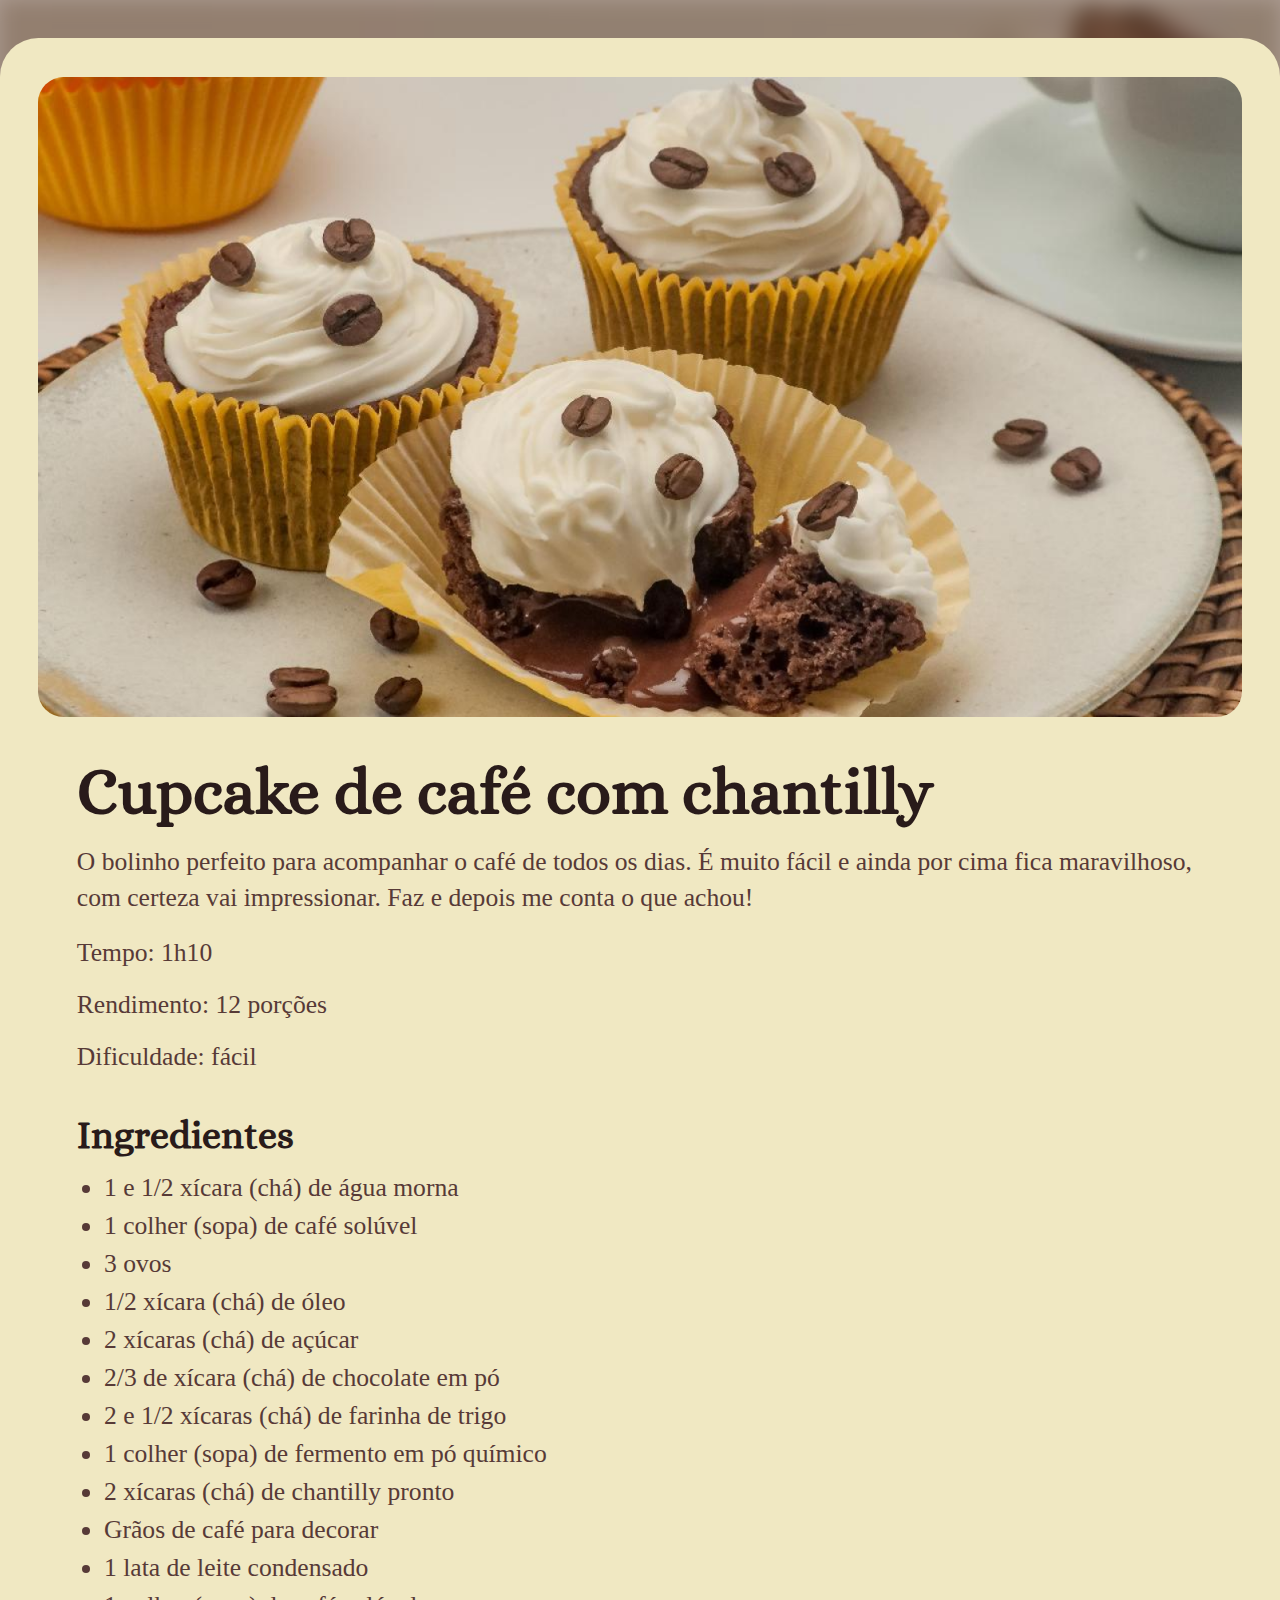
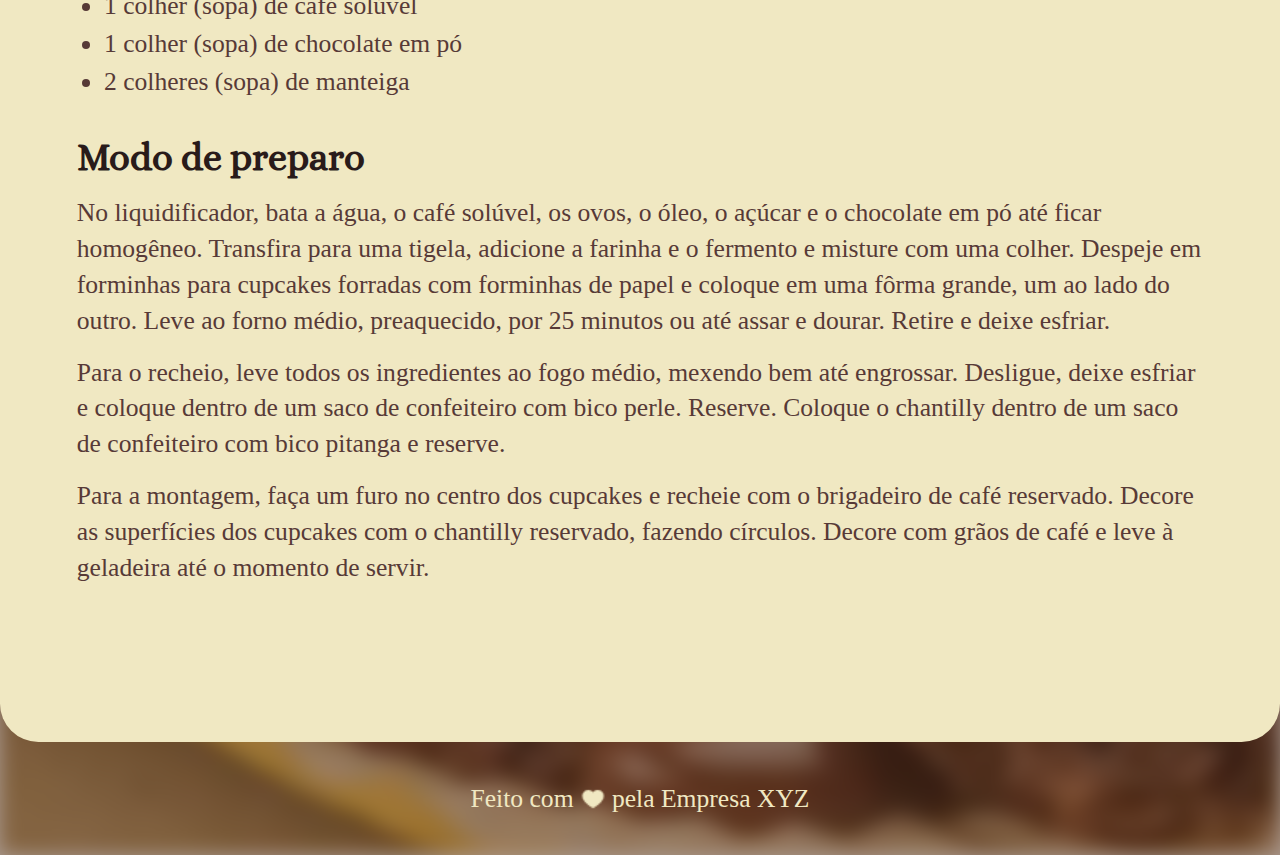
<file: index.html>
<!DOCTYPE html>
<html lang="en">
<head>
    <meta charset="UTF-8">
    <meta name="viewport" content="width=device-width, initial-scale=1.0">
    <title>Receita de Cupcake</title>
    <link href="https://fonts.googleapis.com/css2?family=Alice&display=swap" rel="stylesheet">
    <link rel="stylesheet" href="Receita de Cupcake/style.css">
    
</head>
<body>
  <div class="tela">
    <div class="imgfundo">
      <img src="Receita de Cupcake/main-image (2).png" alt="">
    </div>
    <div class="info">

      <div class="cupcakes">
        <img src="Receita de Cupcake/main-image (2).png" alt=""> 
      </div>

      <h1>Cupcake de café com chantilly</h1>
     <p>O bolinho perfeito para acompanhar o café de todos os dias. 
      É muito fácil e ainda por cima fica maravilhoso, 
      com certeza vai impressionar. Faz e depois me conta o que achou!</p>
      <div class="infos">
     <p>Tempo: 1h10 </p>
     <p>Rendimento: 12 porções</p>
     <p>Dificuldade: fácil</p>
      </div>

     <h2>Ingredientes</h2>
      <ul>
      <li>1 e 1/2 xícara (chá) de água morna</li>
      <li>1 colher (sopa) de café solúvel</li>
      <li> 3 ovos</li>
      <li>1/2 xícara (chá) de óleo</li>
      <li>2 xícaras (chá) de açúcar</li>
      <li>2/3 de xícara (chá) de chocolate em pó</li>
      <li>2 e 1/2 xícaras (chá) de farinha de trigo</li>
      <li>1 colher (sopa) de fermento em pó químico</li>
      <li>2 xícaras (chá) de chantilly pronto</li>
      <li>Grãos de café para decorar</li>      
      <li>1 lata de leite condensado</li>
      <li>1 colher (sopa) de café solúvel</li>
      <li>1 colher (sopa) de chocolate em pó</li>
      <li>2 colheres (sopa) de manteiga</li>
      </ul>
      <div> 
      <h2>Modo de preparo</h2>
      <p>No liquidificador, bata a água, o café solúvel, os ovos, o óleo, o açúcar e o chocolate em pó até ficar homogêneo. 
              Transfira para uma tigela, adicione a farinha e o fermento e misture com uma colher. Despeje em forminhas
               para cupcakes forradas com forminhas de papel e coloque em uma fôrma grande, 
              um ao lado do outro. Leve ao forno médio, preaquecido, por 25 minutos ou até assar e dourar. Retire e deixe esfriar. </p>

      <p>Para o recheio, leve todos os ingredientes ao fogo médio, mexendo bem até engrossar. 
               Desligue, deixe esfriar e coloque dentro de um saco de confeiteiro com bico perle. 
               Reserve. Coloque o chantilly dentro de um saco de confeiteiro com bico pitanga e reserve. </p>

      <p>Para a montagem, faça um furo no centro dos cupcakes e recheie com o brigadeiro de 
      café reservado. Decore as superfícies dos cupcakes com o chantilly reservado, 
     fazendo círculos. Decore com grãos de café e leve à geladeira até o momento de servir.</p>
    </div>
  </div>
  <div class="final">
  <p>
    Feito com 
   </p>
  <img src="Receita de Cupcake/ph_heart-fill.png" alt="">
  <p>
  pela Empresa XYZ
  </p>
  </div>
</body>
</html>
</file>
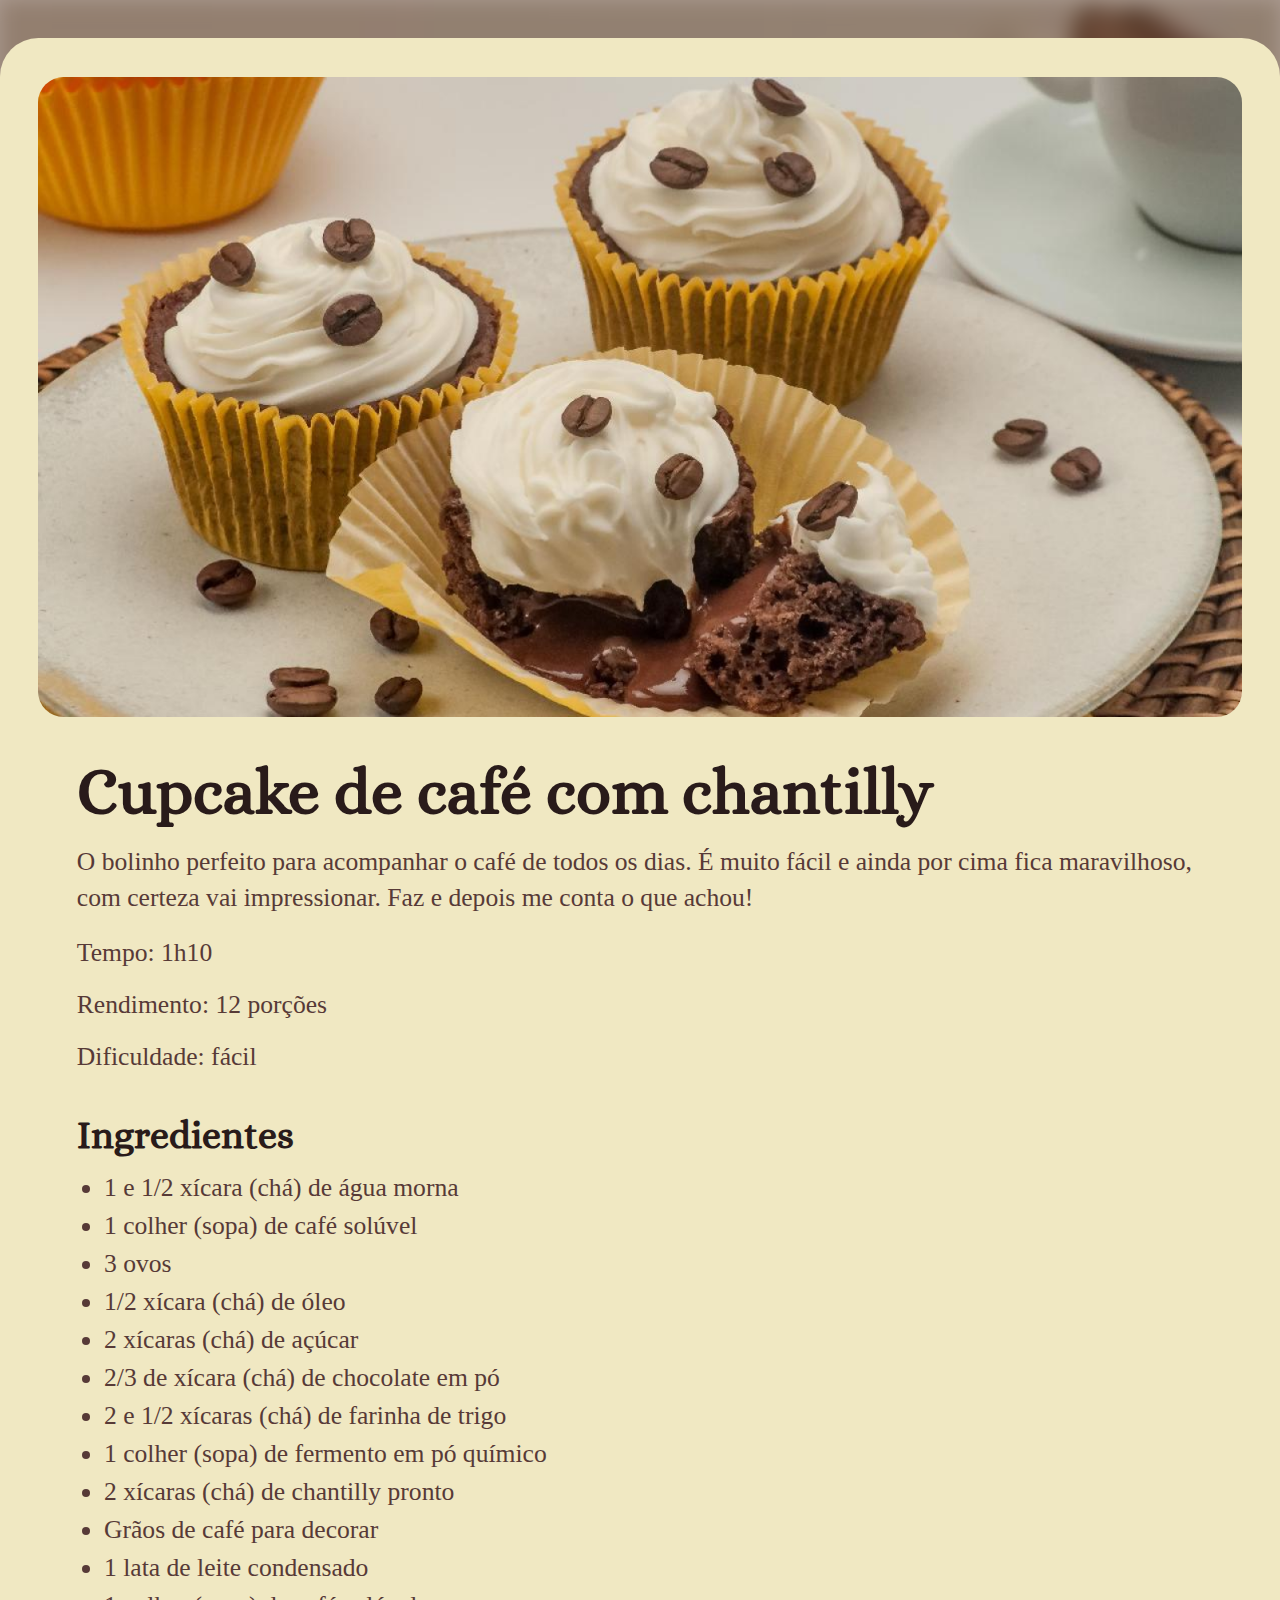
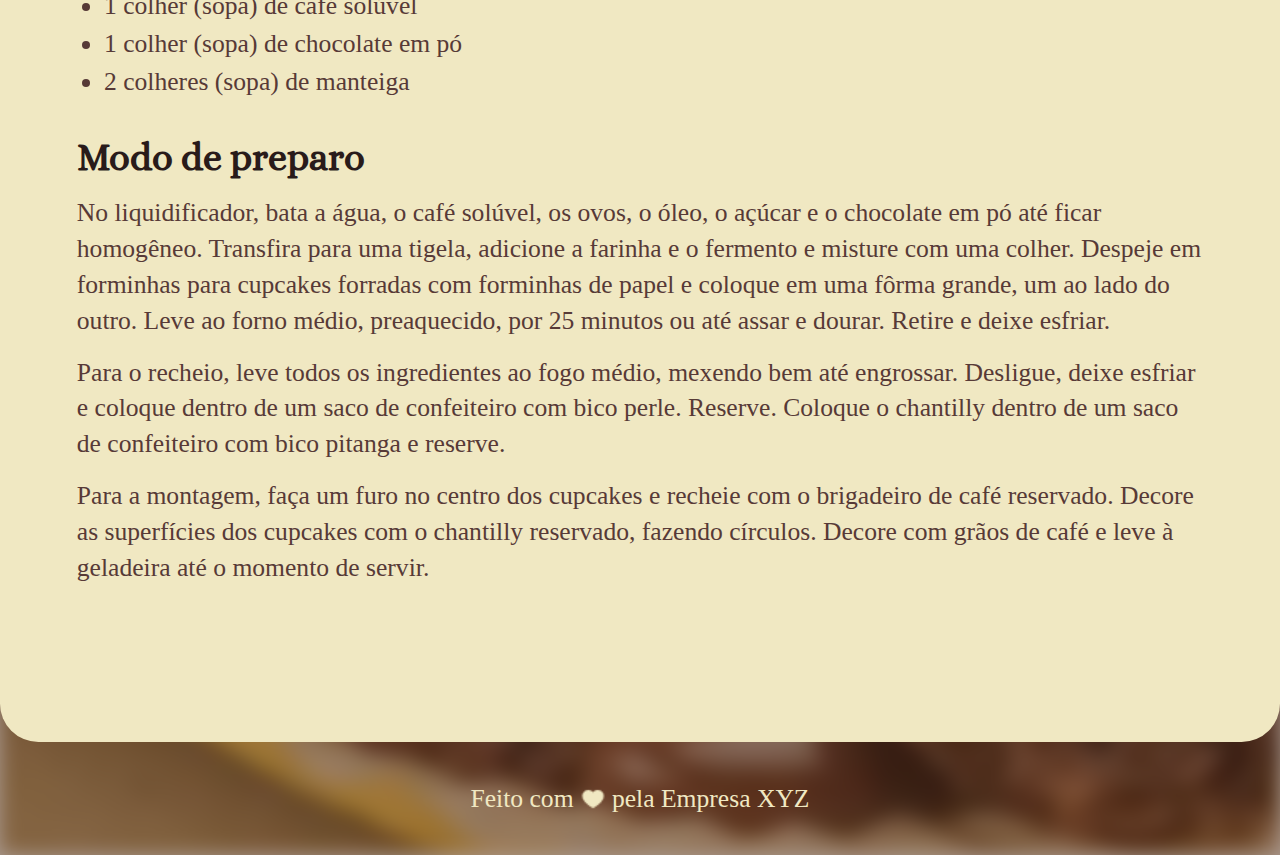
<file: Receita de Cupcake/index.html>
<!DOCTYPE html>
<html lang="en">
<head>
    <meta charset="UTF-8">
    <meta name="viewport" content="width=device-width, initial-scale=1.0">
    <title>Receita de Cupcake</title>
    <link href="https://fonts.googleapis.com/css2?family=Alice&display=swap" rel="stylesheet">
    <link rel="stylesheet" href="style.css">
    
</head>
<body>
  <div class="tela">
    <div class="imgfundo">
      <img src="./main-image (2).png" alt="">
    </div>
    <div class="info">

      <div class="cupcakes">
        <img src="./main-image (2).png" alt=""> 
      </div>

      <h1>Cupcake de café com chantilly</h1>
     <p>O bolinho perfeito para acompanhar o café de todos os dias. 
      É muito fácil e ainda por cima fica maravilhoso, 
      com certeza vai impressionar. Faz e depois me conta o que achou!</p>
      <div class="infos">
     <p>Tempo: 1h10 </p>
     <p>Rendimento: 12 porções</p>
     <p>Dificuldade: fácil</p>
      </div>

     <h2>Ingredientes</h2>
      <ul>
      <li>1 e 1/2 xícara (chá) de água morna</li>
      <li>1 colher (sopa) de café solúvel</li>
      <li> 3 ovos</li>
      <li>1/2 xícara (chá) de óleo</li>
      <li>2 xícaras (chá) de açúcar</li>
      <li>2/3 de xícara (chá) de chocolate em pó</li>
      <li>2 e 1/2 xícaras (chá) de farinha de trigo</li>
      <li>1 colher (sopa) de fermento em pó químico</li>
      <li>2 xícaras (chá) de chantilly pronto</li>
      <li>Grãos de café para decorar</li>      
      <li>1 lata de leite condensado</li>
      <li>1 colher (sopa) de café solúvel</li>
      <li>1 colher (sopa) de chocolate em pó</li>
      <li>2 colheres (sopa) de manteiga</li>
      </ul>
      <div> 
      <h2>Modo de preparo</h2>
      <p>No liquidificador, bata a água, o café solúvel, os ovos, o óleo, o açúcar e o chocolate em pó até ficar homogêneo. 
              Transfira para uma tigela, adicione a farinha e o fermento e misture com uma colher. Despeje em forminhas
               para cupcakes forradas com forminhas de papel e coloque em uma fôrma grande, 
              um ao lado do outro. Leve ao forno médio, preaquecido, por 25 minutos ou até assar e dourar. Retire e deixe esfriar. </p>

      <p>Para o recheio, leve todos os ingredientes ao fogo médio, mexendo bem até engrossar. 
               Desligue, deixe esfriar e coloque dentro de um saco de confeiteiro com bico perle. 
               Reserve. Coloque o chantilly dentro de um saco de confeiteiro com bico pitanga e reserve. </p>

      <p>Para a montagem, faça um furo no centro dos cupcakes e recheie com o brigadeiro de 
      café reservado. Decore as superfícies dos cupcakes com o chantilly reservado, 
     fazendo círculos. Decore com grãos de café e leve à geladeira até o momento de servir.</p>
    </div>
  </div>
  <div class="final">
  <p>
    Feito com 
   </p>
  <img src="./ph_heart-fill.png" alt="">
  <p>
  pela Empresa XYZ
  </p>
  </div>
</body>
</html>
</file>
<file: Receita de Cupcake/style.css>
* {
        margin: 0;
        padding: 0;
        box-sizing: border-box;
    }

    body{
        height: 100%;
        font-family: 'Alice', serif;
    }

    .tela{
        position: relative;
        background-size: cover;
        background-repeat: no-repeat;
        background-position: center;
        min-height: 100%;
        padding: 2.4rem;
        display: flex;
        flex-direction: column;
        align-items: center;
        overflow: visible;
    }

    .tela::after{
        content: "";
        position: absolute;
        top: 0;
        left: 0;
        right: 0;
        bottom: 0;
        background-color: rgba(87, 56, 36, 0.5);
        z-index: 1;
    }

    .imgfundo {
        position: absolute;
        top: 0;
        left: 0;
        width: 100%;
        height: 100%;
        overflow: hidden;
        z-index: 0; 
    }
    .imgfundo img {
        width: 100%;
        height: 100%;
        object-fit: cover; 
        filter: blur(10px);
    }

    .info{
        position: relative;
        z-index: 2;
        background-color:#F0E8C2;
        border-radius: 2.4rem;
        padding: 2.4rem 4.8rem 4.8rem;
        width: 80rem;
        height: 144rem;
    }

    .cupcakes {
        display: flex;
        justify-content: center;
      }

    .cupcakes img {
        border-radius: 1.6rem;
        display: block;
        margin-bottom: 2.4rem;
        margin-left: 2.4rem;
        margin-right: 2.4rem;
        width: 75.5rem;
        height: 40rem;
    }


    .info img{
        text-align: center;
    }

    h1{ 
        font-size: 4rem;
        color: #291B1A;
        margin-bottom: 1rem;
        text-align:left;
    }

    h2{
        font-size: 2.4rem;
        color: #291B1A;
        margin-bottom: 1rem;
        text-align: left;
    }

    p{
        font-family: 'Alice-Regular',serif;
        font-size: 1.6rem;
        color: #573A37;
        line-height: 1.4;
        margin-bottom: 1rem;
    }

    .infos{
        margin-top: 1.2rem;
        margin-bottom: 2.4rem;
    }

    ul{
        color: #573A37;
        font-family: 'Alice-Regular', serif;
        font-size:1.6rem;
        margin-top: 0.4rem;
        margin-bottom: 2.4rem;
        margin-left: 1.7rem;
    }

    ul li{
        margin-bottom: 0.5rem;
    }
    
    .final{
        position: relative;
        z-index: 2;
        display: flex;
        align-items: center;
        justify-content: center;
        font-family: 'Alice-Regular' serif;
        padding-top: 2.4rem;
    }

    .final p{
        margin: 0;
        font-size: 1.6rem;
        color: #F0E8C2;

    }

    .final img{
        width: 1.6rem;
        margin: 0 0.4rem;
    }
</file>
